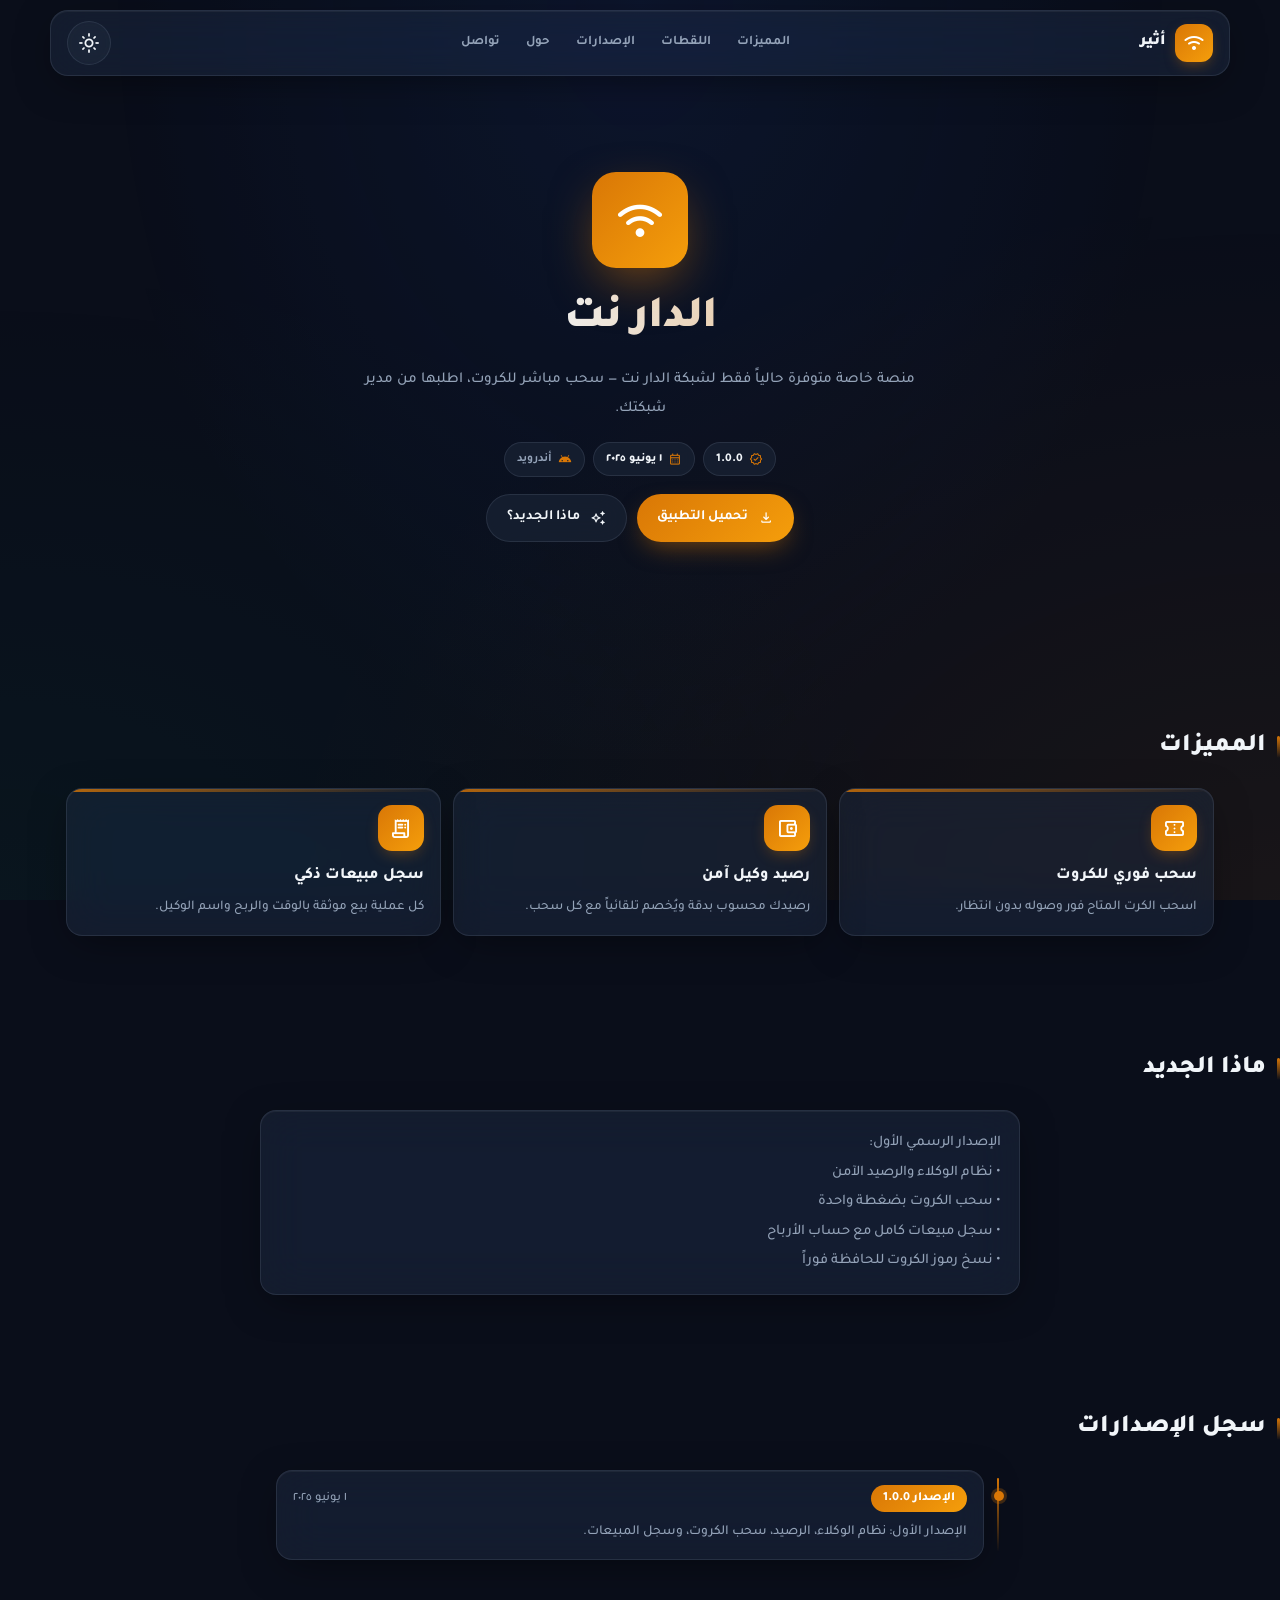
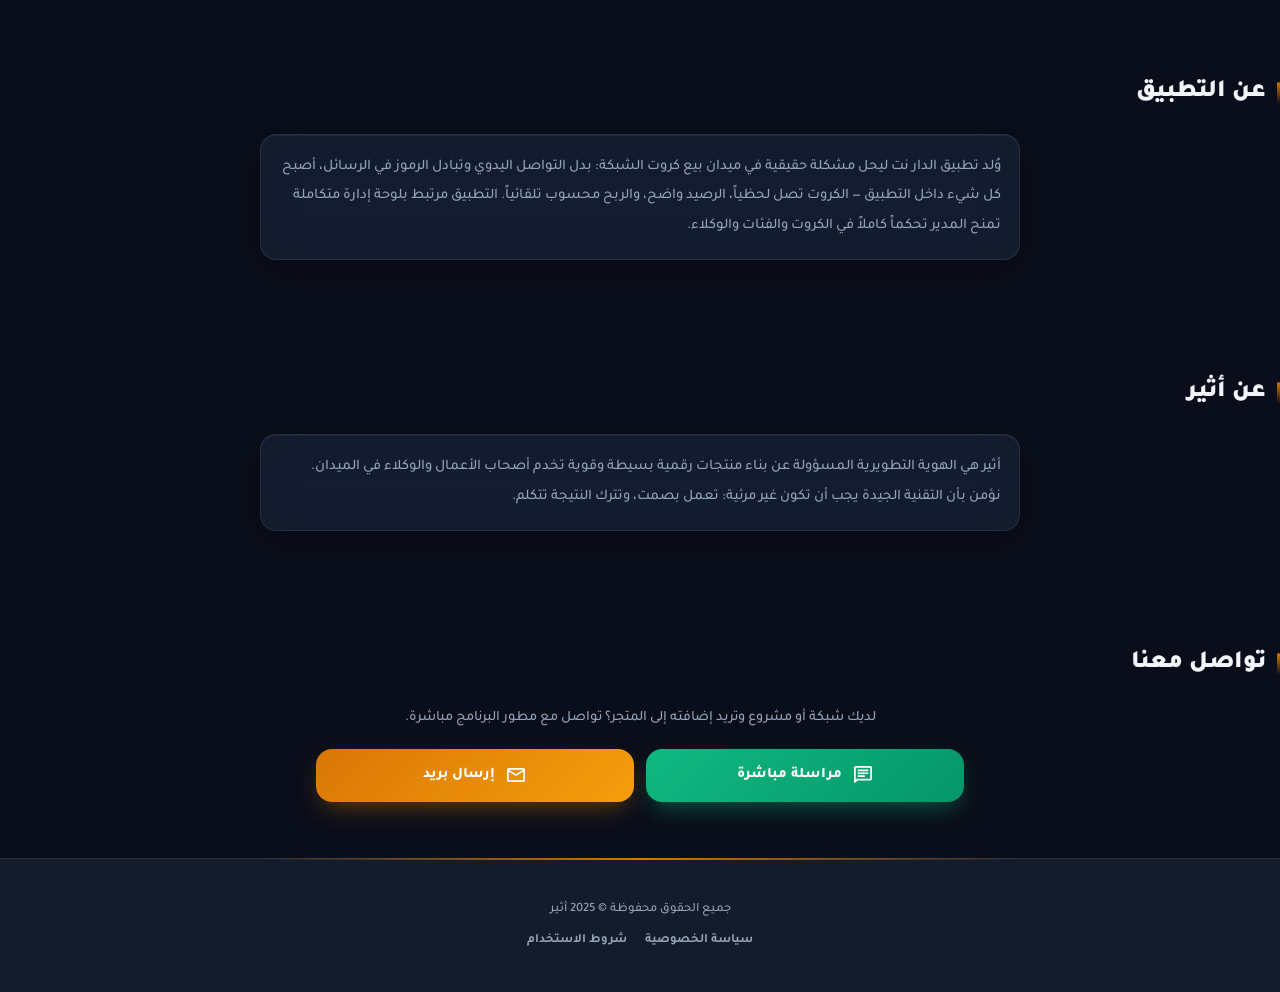
<file: index.html>
<!DOCTYPE html>
<html lang="ar" dir="rtl" data-theme="dark">
<head>
    <meta charset="UTF-8">
    <meta name="viewport" content="width=device-width, initial-scale=1.0">
    <title>الدار نت | المتجر الرسمي</title>
    <meta name="description" content="المتجر الرسمي لتطبيق الدار نت — حمّل آخر إصدار وتابع كل جديد.">
    <link rel="preconnect" href="https://fonts.googleapis.com">
    <link rel="preconnect" href="https://fonts.gstatic.com" crossorigin>
    <link href="https://fonts.googleapis.com/css2?family=Tajawal:wght@400;500;700;800;900&display=swap" rel="stylesheet">
    <link href="https://fonts.googleapis.com/css2?family=Material+Symbols+Rounded:opsz,wght,FILL,GRAD@24,400,0,0" rel="stylesheet">
    <link rel="stylesheet" href="assets/css/base.css">
    <link rel="stylesheet" href="assets/css/themes.css">
    <link rel="stylesheet" href="assets/css/store.css">
</head>
<body>

    <div id="announcement-bar" class="announcement hidden"><span class="ms">campaign</span><p id="announcement-text"></p></div>

    <header class="site-header">
        <div class="header-inner">
            <a class="logo" href="#top">
                <span class="logo-badge"><span class="ms">wifi</span></span>
                <span id="store-title" class="logo-text">الدار نت</span>
            </a>
            <nav class="site-nav">
                <a href="#features">المميزات</a>
                <a href="#screenshots">اللقطات</a>
                <a href="#versions">الإصدارات</a>
                <a href="#about">حول</a>
                <a href="#contact">تواصل</a>
            </nav>
            <button id="theme-toggle" class="icon-btn" aria-label="تبديل الوضع"><span class="ms">light_mode</span></button>
        </div>
    </header>

    <main id="top">
        <section class="hero" id="hero">
            <div class="hero-glass">
                <div class="hero-icon-wrap">
                    <img id="app-icon" alt="شعار التطبيق" hidden>
                    <span class="ms hero-fallback">wifi</span>
                </div>
                <h1 id="app-name">الدار نت</h1>
                <p id="app-short" class="hero-short"></p>
                <div class="hero-meta">
                    <span class="chip"><span class="ms">new_releases</span><b id="app-version">--</b></span>
                    <span class="chip"><span class="ms">calendar_month</span><b id="app-date">--</b></span>
                    <span class="chip"><span class="ms">android</span> أندرويد</span>
                </div>
                <div class="hero-actions">
                    <a id="btn-download" class="btn btn-primary" href="#" download><span class="ms">download</span> تحميل التطبيق</a>
                    <a class="btn btn-ghost" href="#whatsnew"><span class="ms">auto_awesome</span> ماذا الجديد؟</a>
                </div>
            </div>
            <div class="hero-banner"><img id="app-banner" alt="" hidden></div>
        </section>

        <section id="screenshots" class="section">
            <h2 class="section-title">لقطات من التطبيق</h2>
            <div id="shots-track" class="shots-track"></div>
        </section>

        <section id="features" class="section">
            <h2 class="section-title">المميزات</h2>
            <div id="features-grid" class="features-grid"></div>
        </section>

        <section id="whatsnew" class="section">
            <h2 class="section-title">ماذا الجديد</h2>
            <div class="glass-card prose" id="whatsnew-body"></div>
        </section>

        <section id="versions" class="section">
            <h2 class="section-title">سجل الإصدارات</h2>
            <div id="versions-list" class="versions-list"></div>
        </section>

        <section id="about" class="section">
            <h2 class="section-title">عن التطبيق</h2>
            <div class="glass-card prose" id="about-body"></div>
        </section>

        <section id="brand" class="section">
            <h2 class="section-title">عن أثير</h2>
            <div class="glass-card prose" id="brand-body"></div>
        </section>

        <section id="contact" class="section">
            <h2 class="section-title">تواصل معنا</h2>
            <div id="contact-grid" class="contact-grid"></div>
        </section>
    </main>

    <footer class="site-footer">
        <p id="footer-note"></p>
        <div class="footer-links">
            <a href="#/privacy">سياسة الخصوصية</a>
            <a href="#/terms">شروط الاستخدام</a>
        </div>
    </footer>

    <section id="page-privacy" class="standalone-page hidden">
        <div class="glass-card prose"><h2>سياسة الخصوصية</h2><div id="privacy-body"></div></div>
        <a class="btn btn-ghost" href="#top"><span class="ms">home</span> عودة للمتجر</a>
    </section>

    <section id="page-terms" class="standalone-page hidden">
        <div class="glass-card prose"><h2>شروط الاستخدام</h2><div id="terms-body"></div></div>
        <a class="btn btn-ghost" href="#top"><span class="ms">home</span> عودة للمتجر</a>
    </section>

    <div id="lightbox" class="lightbox hidden">
        <img id="lightbox-img" alt="">
        <button class="icon-btn lightbox-close"><span class="ms">close</span></button>
    </div>

    <script type="module" src="assets/js/store/app.js"></script>
</body>
</html>
</file>
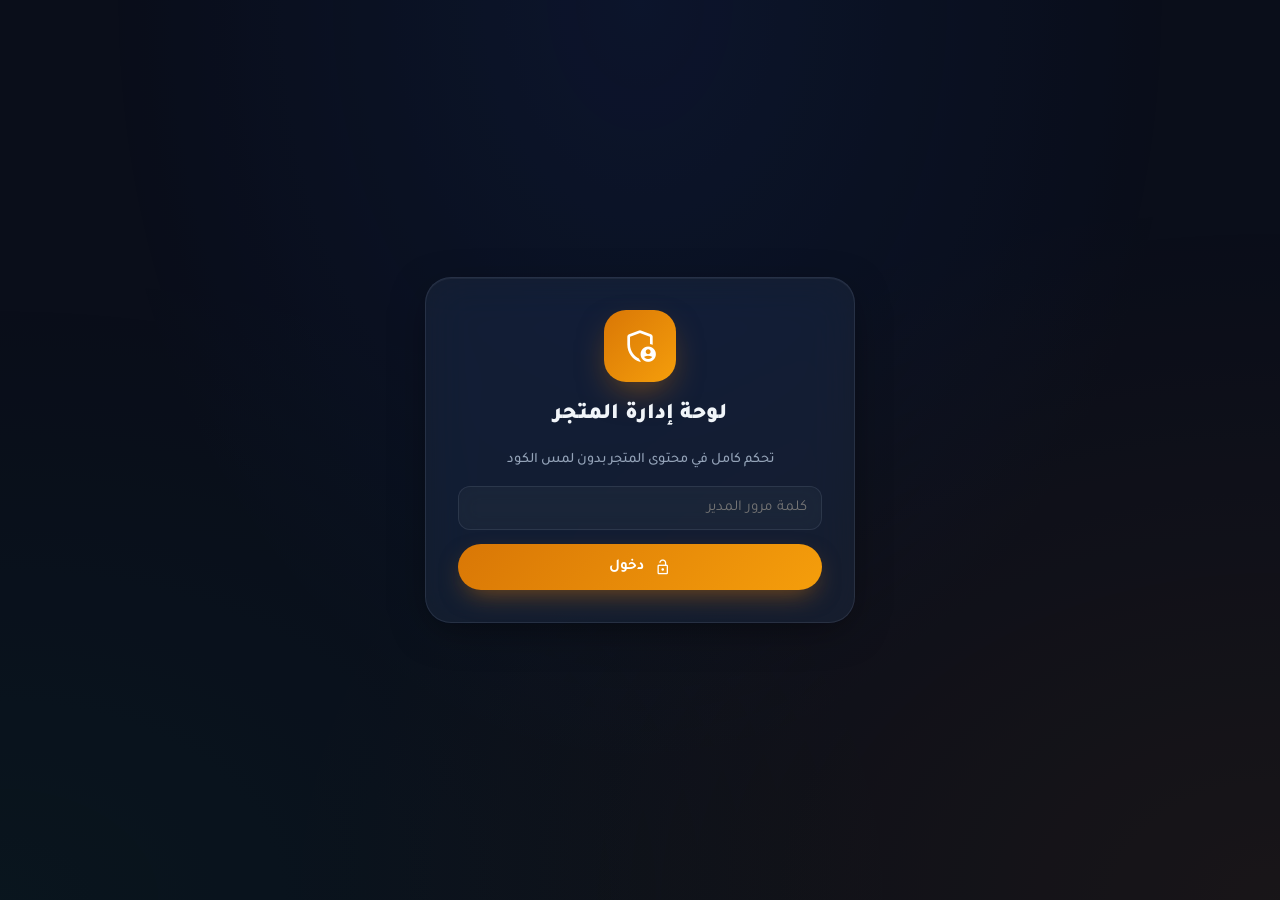
<file: admin/index.html>
<!DOCTYPE html>
<html lang="ar" dir="rtl" data-theme="dark">
<head>
    <meta charset="UTF-8">
    <meta name="viewport" content="width=device-width, initial-scale=1.0">
    <title>لوحة إدارة المتجر | الدار نت</title>
    <link rel="preconnect" href="https://fonts.googleapis.com">
    <link rel="preconnect" href="https://fonts.gstatic.com" crossorigin>
    <link href="https://fonts.googleapis.com/css2?family=Tajawal:wght@400;500;700;800;900&display=swap" rel="stylesheet">
    <link href="https://fonts.googleapis.com/css2?family=Material+Symbols+Rounded:opsz,wght,FILL,GRAD@24,400,0,0" rel="stylesheet">
    <link rel="stylesheet" href="../assets/css/base.css">
    <link rel="stylesheet" href="../assets/css/themes.css">
    <link rel="stylesheet" href="css/admin.css">
</head>
<body>

    <section id="login-view" class="admin-login">
        <div class="glass-card login-card">
            <div class="login-logo"><span class="ms">admin_panel_settings</span></div>
            <h1>لوحة إدارة المتجر</h1>
            <p>تحكم كامل في محتوى المتجر بدون لمس الكود</p>
            <input type="password" id="admin-pass" class="field" placeholder="كلمة مرور المدير">
            <button id="btn-login" class="btn btn-primary btn-block"><span class="ms">lock_open</span> دخول</button>
            <button id="btn-bio" class="btn btn-ghost btn-block hidden"><span class="ms">fingerprint</span> دخول بالبصمة</button>
            <p id="login-error" class="login-error hidden">كلمة المرور غير صحيحة</p>
        </div>
    </section>

    <section id="dash-view" class="admin-dash hidden">

        <div class="admin-body">
            <nav class="admin-tabs glass" id="admin-tabs">
                <button data-tab="settings" class="tab active"><span class="ms">tune</span> الإعدادات</button>
                <button data-tab="media" class="tab"><span class="ms">image</span> الصور واللقطات</button>
                <button data-tab="versions" class="tab"><span class="ms">history</span> الإصدارات</button>
                <button data-tab="features" class="tab"><span class="ms">stars</span> المميزات</button>
                <button data-tab="announce" class="tab"><span class="ms">campaign</span> الإعلانات</button>
                <button data-tab="pages" class="tab"><span class="ms">article</span> الصفحات</button>
                <button data-tab="sections" class="tab"><span class="ms">visibility</span> الأقسام</button>
                <button data-tab="contact" class="tab"><span class="ms">contact_support</span> التواصل</button>
                <button data-tab="connect" class="tab"><span class="ms">key</span> الاتصالات</button>
            </nav>

            <main class="admin-content">

                <section id="tab-settings" class="tab-panel active">
                    <h2>الإعدادات العامة</h2>
                    <div class="grid-2">
                        <label>اسم التطبيق<input id="f-name" class="field"></label>
                        <label>رقم الإصدار<input id="f-version" class="field" dir="ltr"></label>
                        <label>تاريخ الإصدار<input id="f-date" type="date" class="field" dir="ltr"></label>
                        <label>رابط تحميل APK<input id="f-apk" class="field" dir="ltr"></label>
                    </div>
                    <label>الوصف القصير<textarea id="f-short" class="field" rows="2"></textarea></label>
                    <label>الوصف الطويل<textarea id="f-long" class="field" rows="4"></textarea></label>
                    <div class="grid-2">
                        <div class="glass-card media-box">
                            <h3>أيقونة التطبيق</h3>
                            <img id="prev-icon" class="media-prev" alt="">
                            <input type="file" id="up-icon" accept="image/*" class="hidden">
                            <button class="btn btn-ghost" data-pick="up-icon"><span class="ms">upload</span> رفع أيقونة</button>
                        </div>
                        <div class="glass-card media-box">
                            <h3>بانر المتجر</h3>
                            <img id="prev-banner" class="media-prev" alt="">
                            <input type="file" id="up-banner" accept="image/*" class="hidden">
                            <button class="btn btn-ghost" data-pick="up-banner"><span class="ms">upload</span> رفع بانر</button>
                        </div>
                    </div>
                </section>

                <section id="tab-media" class="tab-panel">
                    <h2>لقطات الشاشة</h2>
                    <div id="shots-list" class="media-list"></div>
                    <input type="file" id="up-shot" accept="image/*" class="hidden">
                    <button class="btn btn-primary" data-pick="up-shot"><span class="ms">add_photo_alternate</span> إضافة لقطة</button>
                </section>

                <section id="tab-versions" class="tab-panel">
                    <h2>سجل الإصدارات</h2>
                    <div id="versions-list" class="rows"></div>
                    <div class="glass-card add-form">
                        <h3>إضافة إصدار جديد</h3>
                        <div class="grid-2">
                            <input id="v-version" class="field" placeholder="مثال: 1.1.0" dir="ltr">
                            <input id="v-date" type="date" class="field" dir="ltr">
                        </div>
                        <textarea id="v-notes" class="field" rows="3" placeholder="ملاحظات الإصدار (ماذا الجديد)"></textarea>
                        <button id="btn-add-version" class="btn btn-primary"><span class="ms">add</span> إضافة</button>
                    </div>
                </section>

                <section id="tab-features" class="tab-panel">
                    <h2>المميزات</h2>
                    <div id="features-list" class="rows"></div>
                    <div class="glass-card add-form">
                        <h3>إضافة ميزة</h3>
                        <div class="grid-2">
                            <input id="ft-icon" class="field" placeholder="أيقونة Material مثل: star" dir="ltr">
                            <input id="ft-title" class="field" placeholder="عنوان الميزة">
                        </div>
                        <textarea id="ft-text" class="field" rows="2" placeholder="وصف الميزة"></textarea>
                        <button id="btn-add-feature" class="btn btn-primary"><span class="ms">add</span> إضافة</button>
                    </div>
                </section>

                <section id="tab-announce" class="tab-panel">
                    <h2>الإعلان الرئيسي</h2>
                    <label class="switch-row glass-card"><input type="checkbox" id="an-enabled"><span>تفعيل شريط الإعلان أعلى المتجر</span></label>
                    <textarea id="an-text" class="field" rows="2" placeholder="نص الإعلان"></textarea>
                </section>

                <section id="tab-pages" class="tab-panel">
                    <h2>الصفحات والنصوص</h2>
                    <label>عن التطبيق<textarea id="p-about" class="field" rows="5"></textarea></label>
                    <label>عن أثير<textarea id="p-brand" class="field" rows="4"></textarea></label>
                    <label>سياسة الخصوصية<textarea id="p-privacy" class="field" rows="6"></textarea></label>
                    <label>شروط الاستخدام<textarea id="p-terms" class="field" rows="6"></textarea></label>
                </section>

                <section id="tab-sections" class="tab-panel">
                    <h2>إظهار / إخفاء الأقسام</h2>
                    <div id="sections-box" class="switches"></div>
                </section>

                <section id="tab-contact" class="tab-panel">
                    <h2>بيانات التواصل</h2>
                    <div class="grid-2">
                        <label>هاتف<input id="c-phone" class="field" dir="ltr"></label>
                        <label>واتساب<input id="c-whatsapp" class="field" dir="ltr"></label>
                        <label>بريد إلكتروني<input id="c-email" class="field" dir="ltr"></label>
                        <label>تيليجرام (يوزر بدون @)<input id="c-telegram" class="field" dir="ltr"></label>
                    </div>
                </section>

                <section id="tab-connect" class="tab-panel">
                    <h2>الاتصالات</h2>
                    <p class="hint">توكن GitHub فقط — الصور والنشر يتمان عبره. يُحفظ على جهازك فقط.</p>
                    <label>توكن GitHub (fine-grained)<input id="gh-token" class="field" dir="ltr" placeholder="github_pat_..."></label>
                    <div class="row-btns">
                        <button id="btn-save-connect" class="btn btn-primary"><span class="ms">save</span> حفظ الاتصالات</button>
                    </div>
                </section>

            </main>
        </div>

        <!-- الشريط السفلي العائم -->
        <nav class="admin-bottom">
            <button id="btn-save" class="bottom-save"><span class="ms">cloud_upload</span> حفظ ونشر</button>
            <button id="btn-reload" class="bottom-btn" aria-label="تحديث"><span class="ms">refresh</span></button>
            <button id="theme-toggle" class="bottom-btn" aria-label="الثيم"><span class="ms">light_mode</span></button>
            <button id="btn-logout" class="bottom-btn" aria-label="خروج"><span class="ms">logout</span></button>
        </nav>
    </section>

    <div id="toast" class="admin-toast hidden"></div>
    <script type="module" src="js/admin.js"></script>
</body>
</html>
</file>
<file: assets/css/base.css>
/* ============================================================
   الدار نت | المتجر الرسمي — base.css
   المتغيرات الأساسية، الريسيت، الأزرار، البطاقات الزجاجية
   ============================================================ */

:root {
    --font-ar: 'Tajawal', -apple-system, BlinkMacSystemFont, "Segoe UI", sans-serif;
    --radius-xs: 8px;
    --radius-sm: 12px;
    --radius-md: 18px;
    --radius-lg: 26px;
    --radius-xl: 34px;
    --radius-pill: 999px;
    --space-xs: 6px;
    --space-sm: 12px;
    --space-md: 20px;
    --space-lg: 32px;
    --space-xl: 56px;
    --space-xxl: 96px;
    --max-w: 1180px;
    --ease: cubic-bezier(.4, 0, .2, 1);
    --ease-out: cubic-bezier(.16, 1, .3, 1);
}

*, *::before, *::after { box-sizing: border-box; margin: 0; padding: 0; }

html { scroll-behavior: smooth; -webkit-text-size-adjust: 100%; }

body {
    font-family: var(--font-ar);
    font-weight: 500;
    line-height: 1.7;
    color: var(--text);
    background: var(--bg);
    min-height: 100vh;
    overflow-x: hidden;
    transition: background .4s var(--ease), color .4s var(--ease);
}

body::before {
    content: "";
    position: fixed;
    inset: 0;
    pointer-events: none;
    z-index: 0;
    background: var(--bg-pattern);
    opacity: .6;
}

a { color: inherit; text-decoration: none; transition: color .2s var(--ease); }
a:hover { color: var(--accent); }
img { max-width: 100%; display: block; }
button { font-family: inherit; cursor: pointer; border: none; background: none; color: inherit; }

/* ===== Material Symbols ===== */
.ms {
    font-family: 'Material Symbols Rounded';
    font-weight: normal; font-style: normal; font-size: 1em; line-height: 1;
    display: inline-block; white-space: nowrap; word-wrap: normal; direction: ltr;
    -webkit-font-smoothing: antialiased; font-feature-settings: 'liga';
    vertical-align: middle;
}

/* ===== الحاويات ===== */
.container { max-width: var(--max-w); margin-inline: auto; padding-inline: var(--space-md); position: relative; z-index: 1; }

/* ===== البطاقة الزجاجية ===== */
.glass, .glass-card {
    position: relative;
    background: var(--glass-bg);
    backdrop-filter: blur(22px) saturate(180%);
    -webkit-backdrop-filter: blur(22px) saturate(180%);
    border: 1px solid var(--glass-border);
    border-radius: var(--radius-lg);
    box-shadow: var(--shadow-glass);
}

.glass-card { padding: var(--space-lg); }

.glass::before {
    content: "";
    position: absolute; inset: 0;
    border-radius: inherit;
    background: linear-gradient(135deg, rgba(255,255,255,.06), transparent 40%);
    pointer-events: none;
}

/* ===== الأزرار ===== */
.btn {
    display: inline-flex; align-items: center; gap: 10px;
    padding: 14px 26px;
    border-radius: var(--radius-pill);
    font-weight: 700; font-size: .95rem;
    transition: all .25s var(--ease);
    white-space: nowrap;
    position: relative; z-index: 1;
}

.btn-primary {
    background: linear-gradient(135deg, var(--accent), var(--accent-2, var(--accent)));
    color: var(--accent-text);
    box-shadow: 0 10px 26px -8px rgba(217, 119, 6, .55);
}
.btn-primary:hover { transform: translateY(-2px); box-shadow: 0 14px 32px -8px rgba(217, 119, 6, .7); color: var(--accent-text); }

.btn-ghost {
    background: var(--glass-bg);
    backdrop-filter: blur(14px);
    color: var(--text);
    border: 1px solid var(--glass-border);
}
.btn-ghost:hover { background: var(--glass-hover); color: var(--text); }

.btn .ms { font-size: 1.15em; }

/* ===== الأيقونة الدائرية ===== */
.icon-btn {
    width: 44px; height: 44px;
    display: inline-flex; align-items: center; justify-content: center;
    border-radius: 50%;
    background: var(--glass-bg);
    backdrop-filter: blur(14px);
    border: 1px solid var(--glass-border);
    transition: all .25s var(--ease);
    color: var(--text);
}
.icon-btn:hover { background: var(--glass-hover); transform: translateY(-2px); }
.icon-btn .ms { font-size: 22px; }

/* ===== الشريحة (Chip) ===== */
.chip {
    display: inline-flex; align-items: center; gap: 6px;
    padding: 8px 14px;
    border-radius: var(--radius-pill);
    background: var(--glass-bg);
    backdrop-filter: blur(10px);
    border: 1px solid var(--glass-border);
    font-size: .82rem;
    font-weight: 600;
    color: var(--text-muted);
}
.chip b { color: var(--text); font-weight: 800; }
.chip .ms { font-size: 16px; color: var(--accent); }

/* ===== عناوين الأقسام ===== */
.section-title {
    font-size: clamp(1.4rem, 3.5vw, 2.1rem);
    font-weight: 900;
    color: var(--text);
    margin-bottom: var(--space-lg);
    position: relative;
    padding-inline-start: var(--space-md);
}
.section-title::before {
    content: "";
    position: absolute;
    inset-inline-start: 0; top: 50%;
    transform: translateY(-50%);
    width: 4px; height: 30px;
    border-radius: 4px;
    background: linear-gradient(180deg, var(--accent), transparent);
}

.section {
    padding-block: var(--space-xxl);
    position: relative; z-index: 1;
}

/* ===== شريط الإعلانات ===== */
.announcement {
    background: linear-gradient(135deg, var(--accent), var(--accent-2, var(--accent)));
    color: var(--accent-text);
    padding: 12px var(--space-md);
    display: flex; align-items: center; justify-content: center; gap: 10px;
    font-weight: 600; font-size: .88rem;
    position: relative; z-index: 10;
}
.announcement .ms { font-size: 20px; }

/* ===== تأثيرات الظهور ===== */
.reveal { opacity: 0; transform: translateY(30px); transition: opacity .8s var(--ease-out), transform .8s var(--ease-out); }
.reveal.in { opacity: 1; transform: translateY(0); }

.hidden { display: none !important; }

/* ===== Scrollbar ===== */
::-webkit-scrollbar { width: 10px; height: 10px; }
::-webkit-scrollbar-track { background: var(--bg); }
::-webkit-scrollbar-thumb { background: var(--glass-border); border-radius: 10px; }
::-webkit-scrollbar-thumb:hover { background: var(--accent); }

/* ===== الجوال ===== */
@media (max-width: 768px) {
    :root { --space-xl: 40px; --space-xxl: 64px; }
    .section-title { font-size: 1.3rem; }
    .btn { padding: 12px 20px; font-size: .9rem; }
}

[hidden] { display: none !important; }
</file>
<file: assets/css/themes.css>
/* ============================================================
   الدار نت | المتجر الرسمي — themes.css
   ألوان الوضعين الليلي والفاتح + الأنماط الزخرفية
   ============================================================ */

/* ===== الوضع الداكن (افتراضي — فاخر) ===== */
[data-theme="dark"] {
    --bg: #0A0E1A;
    --bg-pattern: radial-gradient(ellipse at top, rgba(37, 99, 235, .15), transparent 60%),
                  radial-gradient(ellipse at bottom right, rgba(217, 119, 6, .12), transparent 55%),
                  radial-gradient(ellipse at bottom left, rgba(16, 185, 129, .08), transparent 50%);
    --text: #F1F5F9;
    --text-muted: #94A3B8;
    --accent: #D97706;
    --accent-2: #F59E0B;
    --accent-text: #FFFFFF;
    --glass-bg: rgba(30, 41, 59, .55);
    --glass-border: rgba(148, 163, 184, .15);
    --glass-hover: rgba(51, 65, 85, .7);
    --shadow-glass: 0 10px 40px -10px rgba(0, 0, 0, .5),
                    inset 0 1px 0 rgba(255, 255, 255, .05);
}

/* ===== الوضع الفاتح ===== */
[data-theme="light"] {
    --bg: #F8FAFC;
    --bg-pattern: radial-gradient(ellipse at top, rgba(37, 99, 235, .1), transparent 60%),
                  radial-gradient(ellipse at bottom right, rgba(217, 119, 6, .08), transparent 55%),
                  radial-gradient(ellipse at bottom left, rgba(16, 185, 129, .06), transparent 50%);
    --text: #0F172A;
    --text-muted: #64748B;
    --accent: #D97706;
    --accent-2: #B45309;
    --accent-text: #FFFFFF;
    --glass-bg: rgba(255, 255, 255, .65);
    --glass-border: rgba(148, 163, 184, .25);
    --glass-hover: rgba(255, 255, 255, .85);
    --shadow-glass: 0 10px 40px -10px rgba(15, 23, 42, .15),
                    inset 0 1px 0 rgba(255, 255, 255, .8);
}
</file>
<file: assets/css/store.css>
/* ============================================================
   الدار نت | المتجر — نسخة مضغوطـة أنيقة
   ============================================================ */

/* ===== تصغير عام (المتجر فقط) ===== */
.section { padding-block: 56px; position: relative; z-index: 1; }
.section-title { font-size: clamp(1.15rem, 3vw, 1.55rem); margin-bottom: 20px; padding-inline-start: 14px; }
.section-title::before { width: 3px; height: 22px; }
.glass-card { padding: 18px; border-radius: 16px; }
.btn { padding: 11px 20px; font-size: .88rem; }
.chip { padding: 6px 12px; font-size: .74rem; }
.chip .ms { font-size: 14px; }

/* ===== الهيدر العائم النحيل ===== */
.site-header { position: sticky; top: 10px; z-index: 50; max-width: var(--max-w); margin: 10px auto 0; border-radius: 18px; background: var(--glass-bg); backdrop-filter: blur(20px) saturate(180%); -webkit-backdrop-filter: blur(20px) saturate(180%); border: 1px solid var(--glass-border); box-shadow: var(--shadow-glass); }
.header-inner { padding: 10px 16px; display: flex; align-items: center; justify-content: space-between; gap: 14px; }
.logo { display: flex; align-items: center; gap: 9px; font-weight: 800; color: var(--text); }
.logo-badge { width: 38px; height: 38px; border-radius: 12px; background: linear-gradient(135deg, var(--accent), var(--accent-2, var(--accent))); display: inline-flex; align-items: center; justify-content: center; color: #fff; box-shadow: 0 5px 14px -4px rgba(217,119,6,.5); transition: transform .3s var(--ease); }
.logo:hover .logo-badge { transform: rotate(-8deg) scale(1.06); }
.logo-badge .ms { font-size: 20px; }
.logo-text { font-size: 1rem; font-weight: 900; }
.site-nav { display: flex; gap: 2px; }
.site-nav a { padding: 7px 12px; border-radius: var(--radius-pill); font-weight: 600; font-size: .82rem; color: var(--text-muted); transition: all .2s var(--ease); }
.site-nav a:hover { background: var(--glass-hover); color: var(--text); }
@media (max-width: 768px) { .site-nav { display: none; } }

/* ===== Hero مضغوط ===== */
.hero { padding-block: 64px; position: relative; z-index: 1; overflow: hidden; }
.hero-glass { max-width: var(--max-w); margin-inline: auto; padding: 32px 16px; text-align: center; }
.hero-icon-wrap { width: 96px; height: 96px; margin: 0 auto 14px; border-radius: 24px; background: linear-gradient(135deg, var(--accent), var(--accent-2, var(--accent))); display: flex; align-items: center; justify-content: center; color: #fff; box-shadow: 0 18px 50px -10px rgba(217,119,6,.55); position: relative; overflow: hidden; animation: float 5s ease-in-out infinite; }
@keyframes float { 0%,100% { transform: translateY(0); } 50% { transform: translateY(-8px); } }
.hero-icon-wrap img { width: 100%; height: 100%; object-fit: cover; border-radius: 24px; }
.hero-fallback { font-size: 46px; }
.hero h1 { font-size: clamp(1.8rem, 5vw, 2.8rem); font-weight: 900; letter-spacing: -.02em; margin-bottom: 8px; background: linear-gradient(120deg, var(--text) 40%, var(--accent)); -webkit-background-clip: text; background-clip: text; color: transparent; }
.hero-short { font-size: .95rem; color: var(--text-muted); max-width: 560px; margin: 0 auto 18px; line-height: 1.9; }
.hero-meta { display: flex; flex-wrap: wrap; gap: 8px; justify-content: center; margin-bottom: 18px; }
.hero-actions { display: flex; flex-wrap: wrap; gap: 10px; justify-content: center; }
.hero-banner { max-width: 760px; margin: 32px auto 0; padding-inline: 16px; }
.hero-banner img { width: 100%; border-radius: 20px; box-shadow: var(--shadow-glass); border: 1px solid var(--glass-border); }

/* ===== لقطات مصغرة ===== */
.shots-track { display: flex; gap: 10px; overflow-x: auto; padding: 6px 16px 16px; max-width: var(--max-w); margin-inline: auto; scroll-snap-type: x mandatory; -webkit-mask-image: linear-gradient(90deg, transparent, #000 5%, #000 95%, transparent); mask-image: linear-gradient(90deg, transparent, #000 5%, #000 95%, transparent); }
.shot-item { flex: 0 0 calc((100% - 52px) / 3); min-width: 96px; aspect-ratio: 9 / 16; border-radius: 14px; overflow: hidden; border: 1px solid var(--glass-border); box-shadow: var(--shadow-glass); scroll-snap-align: start; cursor: pointer; transition: transform .3s var(--ease); background: var(--glass-bg); position: relative; }
.shot-item:hover { transform: translateY(-4px) scale(1.02); }
.shot-item img { width: 100%; height: 100%; object-fit: cover; }

/* ===== مميزات مضغوطة ===== */
.features-grid { max-width: var(--max-w); margin-inline: auto; padding-inline: 16px; display: grid; grid-template-columns: repeat(auto-fit, minmax(215px, 1fr)); gap: 12px; }
.feature-card { padding: 16px; transition: transform .3s var(--ease); position: relative; overflow: hidden; }
.feature-card::before { content: ""; position: absolute; inset-inline: 0; top: 0; height: 3px; background: linear-gradient(90deg, var(--accent), transparent); opacity: .8; }
.feature-card:hover { transform: translateY(-4px); }
.feature-icon { width: 46px; height: 46px; border-radius: 14px; background: linear-gradient(135deg, var(--accent), var(--accent-2, var(--accent))); display: flex; align-items: center; justify-content: center; color: #fff; font-size: 23px; margin-bottom: 12px; box-shadow: 0 6px 16px -5px rgba(217,119,6,.45); }
.feature-card h3 { font-size: 1rem; font-weight: 800; margin-bottom: 6px; color: var(--text); }
.feature-card p { color: var(--text-muted); font-size: .84rem; line-height: 1.7; }

/* ===== نصوص ===== */
.prose { max-width: 760px; margin-inline: auto; font-size: .92rem; line-height: 2; color: var(--text-muted); white-space: pre-line; }
.prose h2 { color: var(--text); margin-bottom: 14px; font-size: 1.35rem; }

/* ===== خط زمني مضغوط ===== */
.versions-list { max-width: 760px; margin-inline: auto; padding-inline: 16px; display: flex; flex-direction: column; gap: 12px; position: relative; }
.versions-list::before { content: ""; position: absolute; top: 8px; bottom: 8px; inset-inline-start: 21px; width: 2px; background: linear-gradient(180deg, var(--accent), transparent); border-radius: 2px; }
.version-card { padding: 14px 16px; position: relative; margin-inline-start: 20px; }
.version-card::before { content: ""; position: absolute; top: 20px; inset-inline-start: -21px; width: 10px; height: 10px; border-radius: 50%; background: var(--accent); box-shadow: 0 0 0 3px rgba(217,119,6,.25); }
.version-head { display: flex; justify-content: space-between; align-items: center; gap: 10px; margin-bottom: 8px; flex-wrap: wrap; }
.version-tag { background: linear-gradient(135deg, var(--accent), var(--accent-2, var(--accent))); color: #fff; padding: 3px 12px; border-radius: var(--radius-pill); font-weight: 800; font-size: .78rem; }
.version-date { color: var(--text-muted); font-size: .78rem; }
.version-notes { color: var(--text-muted); line-height: 1.8; white-space: pre-line; font-size: .86rem; }

/* ===== تواصل المطور (أزرار مباشرة بدون أرقام ظاهرة) ===== */
.contact-grid { max-width: 680px; margin-inline: auto; padding-inline: 16px; display: flex; flex-direction: column; gap: 16px; }
.contact-note { text-align: center; color: var(--text-muted); font-size: .9rem; line-height: 1.9; }
.contact-btns { display: grid; grid-template-columns: 1fr 1fr; gap: 12px; }
.contact-btn { display: flex; align-items: center; justify-content: center; gap: 10px; padding: 14px; border-radius: 16px; font-weight: 800; font-size: .92rem; color: #fff; transition: .25s var(--ease); }
.contact-btn .ms { font-size: 22px; }
.contact-btn:hover { transform: translateY(-3px); color: #fff; }
.contact-btn.wa { background: linear-gradient(135deg, #10b981, #059669); box-shadow: 0 10px 26px -8px rgba(16,185,129,.5); }
.contact-btn.mail { background: linear-gradient(135deg, var(--accent), var(--accent-2, var(--accent))); box-shadow: 0 10px 26px -8px rgba(217,119,6,.5); }
@media (max-width: 560px) { .contact-btns { grid-template-columns: 1fr; } }

/* ===== فوتر ===== */
.site-footer { padding: 40px 16px; text-align: center; color: var(--text-muted); font-size: .8rem; border-top: 1px solid var(--glass-border); background: var(--glass-bg); backdrop-filter: blur(14px); position: relative; z-index: 1; }
.site-footer::before { content: ""; position: absolute; top: -1px; inset-inline: 20%; height: 2px; background: linear-gradient(90deg, transparent, var(--accent), transparent); }
.footer-links { display: flex; gap: 18px; justify-content: center; margin-top: 10px; flex-wrap: wrap; }
.footer-links a { font-weight: 600; }

/* ===== الصفحات المستقلة ===== */
.standalone-page { max-width: 760px; margin: 72px auto; padding: 0 16px; display: flex; flex-direction: column; gap: 14px; align-items: center; position: relative; z-index: 1; }
.standalone-page .glass-card { width: 100%; }

/* ===== Lightbox ===== */
.lightbox { position: fixed; inset: 0; z-index: 1000; background: rgba(0,0,0,.9); backdrop-filter: blur(10px); display: flex; align-items: center; justify-content: center; padding: 20px; animation: fadeIn .25s var(--ease); }
.lightbox img { max-width: 100%; max-height: 92vh; border-radius: 18px; box-shadow: 0 30px 80px rgba(0,0,0,.6); }
.lightbox-close { position: absolute; top: 18px; inset-inline-end: 18px; background: rgba(255,255,255,.1); color: #fff; border: 1px solid rgba(255,255,255,.2); }
@keyframes fadeIn { from { opacity: 0; } to { opacity: 1; } }

@media (max-width: 768px) {
    .section { padding-block: 44px; }
    .hero { padding-block: 48px; }
    .hero-icon-wrap { width: 84px; height: 84px; border-radius: 22px; }
    .hero-fallback { font-size: 40px; }
    .hero-actions { flex-direction: column; width: 100%; max-width: 300px; margin-inline: auto; }
    .hero-actions .btn { width: 100%; justify-content: center; }
    .shot-item { flex-basis: calc((100% - 20px) / 2.4); }
}
</file>
<file: admin/css/admin.css>
/* ===== الدخول ===== */
.admin-login { min-height: 100vh; display: flex; align-items: center; justify-content: center; padding: 20px; position: relative; z-index: 1; }
.login-card { max-width: 430px; width: 100%; text-align: center; display: flex; flex-direction: column; gap: 14px; }
.login-logo { width: 72px; height: 72px; margin: 0 auto; border-radius: 22px; background: linear-gradient(135deg, var(--accent), var(--accent-2, var(--accent))); display: flex; align-items: center; justify-content: center; color: #fff; box-shadow: 0 14px 34px -10px rgba(217,119,6,.55); }
.login-logo .ms { font-size: 38px; }
.login-card h1 { font-size: 1.4rem; font-weight: 900; }
.login-card p { color: var(--text-muted); font-size: .9rem; }
.login-error { color: #f87171; font-size: .85rem; font-weight: 700; }
.btn-block { width: 100%; justify-content: center; }

/* ===== الجسم والتبويبات ===== */
.admin-body { max-width: 1240px; margin: 0 auto; padding: 16px 16px 130px; display: grid; grid-template-columns: 250px 1fr; gap: 16px; align-items: start; position: relative; z-index: 1; }
.admin-tabs { display: flex; flex-direction: column; padding: 10px; gap: 4px; position: sticky; top: 16px; }
.tab { display: flex; gap: 10px; align-items: center; padding: 12px 14px; border-radius: 12px; font-weight: 700; color: var(--text-muted); font-size: .92rem; transition: .2s; text-align: right; }
.tab:hover { background: var(--glass-hover); color: var(--text); }
.tab.active { background: linear-gradient(135deg, var(--accent), var(--accent-2, var(--accent))); color: #fff; box-shadow: 0 8px 20px -8px rgba(217,119,6,.5); }
.tab .ms { font-size: 20px; }

.admin-content { display: flex; flex-direction: column; gap: 16px; min-width: 0; }
.tab-panel { display: none; }
.tab-panel.active { display: flex; flex-direction: column; gap: 14px; animation: adminFade .3s var(--ease); }
.tab-panel h2 { font-size: 1.25rem; font-weight: 900; }
.hint { color: var(--text-muted); font-size: .85rem; }
@keyframes adminFade { from { opacity: 0; transform: translateY(8px); } to { opacity: 1; transform: none; } }

/* ===== الشريط السفلي العائم ===== */
.admin-bottom {
    position: fixed; bottom: 16px; left: 50%; transform: translateX(-50%);
    width: min(560px, calc(100% - 24px));
    z-index: 60;
    display: flex; align-items: center; gap: 10px;
    padding: 10px;
    border-radius: 24px;
    background: var(--glass-bg);
    backdrop-filter: blur(22px) saturate(180%);
    -webkit-backdrop-filter: blur(22px) saturate(180%);
    border: 1px solid var(--glass-border);
    box-shadow: 0 20px 50px -12px rgba(0,0,0,.5), inset 0 1px 0 rgba(255,255,255,.06);
}
.bottom-save {
    flex: 1;
    display: flex; align-items: center; justify-content: center; gap: 8px;
    padding: 14px 18px;
    border-radius: 16px;
    background: linear-gradient(135deg, var(--accent), var(--accent-2, var(--accent)));
    color: #fff; font-weight: 800; font-size: .95rem; font-family: inherit;
    box-shadow: 0 10px 26px -8px rgba(217,119,6,.6);
    transition: .2s;
}
.bottom-save:hover { filter: brightness(1.1); }
.bottom-btn {
    width: 48px; height: 48px; flex-shrink: 0;
    border-radius: 16px;
    display: flex; align-items: center; justify-content: center;
    background: var(--glass-hover);
    color: var(--text);
    border: 1px solid var(--glass-border);
    transition: .2s;
}
.bottom-btn:hover { background: var(--accent); color: #fff; }
.bottom-btn .ms { font-size: 22px; }

/* ===== الحقول ===== */
.field { width: 100%; background: var(--glass-bg); border: 1px solid var(--glass-border); border-radius: 12px; padding: 12px 14px; color: var(--text); font-family: inherit; font-size: .95rem; outline: none; transition: .2s; backdrop-filter: blur(10px); }
.field:focus { border-color: var(--accent); box-shadow: 0 0 0 3px rgba(217,119,6,.15); }
label { display: flex; flex-direction: column; gap: 8px; font-weight: 700; font-size: .88rem; color: var(--text-muted); }
textarea.field { resize: vertical; }
.grid-2 { display: grid; grid-template-columns: 1fr 1fr; gap: 14px; }

/* ===== الوسائط ===== */
.media-box { display: flex; flex-direction: column; gap: 12px; align-items: center; text-align: center; }
.media-box h3 { font-size: .95rem; color: var(--text); }
.media-prev { width: 110px; height: 110px; object-fit: cover; border-radius: 20px; border: 1px solid var(--glass-border); background: var(--glass-hover); }
.media-list { display: grid; grid-template-columns: repeat(auto-fill, minmax(140px, 1fr)); gap: 12px; }
.media-item { position: relative; border-radius: 16px; overflow: hidden; border: 1px solid var(--glass-border); background: var(--glass-bg); }
.media-item img { width: 100%; aspect-ratio: 9 / 16; object-fit: cover; }
.mi-actions { position: absolute; bottom: 0; inset-inline: 0; display: flex; justify-content: center; gap: 8px; padding: 10px; background: linear-gradient(transparent, rgba(0,0,0,.85)); }

/* ===== أزرار الإجراءات — ملونة وواضحة في الوضعين ===== */
.mi-btn {
    width: 40px; height: 40px;
    border-radius: 12px;
    color: #fff;
    display: flex; align-items: center; justify-content: center;
    transition: .2s;
    flex-shrink: 0;
    border: none;
    cursor: pointer;
}
.mi-btn .ms { font-size: 20px; }
.mi-btn[data-act="up"], .mi-btn[data-act="down"] { background: #64748b; }
.mi-btn[data-act="edit"] { background: #2563eb; }
.mi-btn[data-act="del"] { background: #ef4444; }
.mi-btn[data-act="latest"] { background: #10b981; }
.mi-btn:hover { filter: brightness(1.2); transform: translateY(-2px); }
.mi-btn:active { transform: scale(.94); }

/* ===== الصفوف ===== */
.rows { display: flex; flex-direction: column; gap: 10px; }
.row-item { display: flex; justify-content: space-between; align-items: center; gap: 10px; padding: 14px 18px; flex-wrap: wrap; }
.row-actions { display: flex; gap: 8px; }
.ri-title { font-weight: 800; color: var(--text); }
.ri-sub { color: var(--text-muted); font-size: .82rem; white-space: pre-line; }
.add-form { display: flex; flex-direction: column; gap: 12px; }

/* ===== المفاتيح ===== */
.switches { display: flex; flex-direction: column; gap: 10px; }
.switch-row, .switch-item { display: flex; align-items: center; gap: 12px; font-weight: 700; color: var(--text); }
.switch-item { padding: 14px 18px; }
input[type="checkbox"] { width: 22px; height: 22px; accent-color: var(--accent); flex-shrink: 0; }
.row-btns { display: flex; gap: 10px; flex-wrap: wrap; }

/* ===== التوست ===== */
.admin-toast { position: fixed; bottom: 96px; left: 50%; transform: translateX(-50%); z-index: 100; background: var(--glass-bg); backdrop-filter: blur(16px); border: 1px solid var(--glass-border); color: var(--text); padding: 12px 26px; border-radius: var(--radius-pill); font-weight: 800; font-size: .9rem; box-shadow: var(--shadow-glass); max-width: 92vw; text-align: center; }
.admin-toast.ok { border-color: #10b981; color: #34d399; }
.admin-toast.err { border-color: #ef4444; color: #f87171; }

/* ===== الجوال ===== */
@media (max-width: 900px) {
    .admin-body { grid-template-columns: 1fr; padding-top: 12px; }
    .admin-tabs { flex-direction: row; overflow-x: auto; position: sticky; top: 8px; z-index: 40; }
    .tab { white-space: nowrap; }
    .grid-2 { grid-template-columns: 1fr; }
}
</file>
